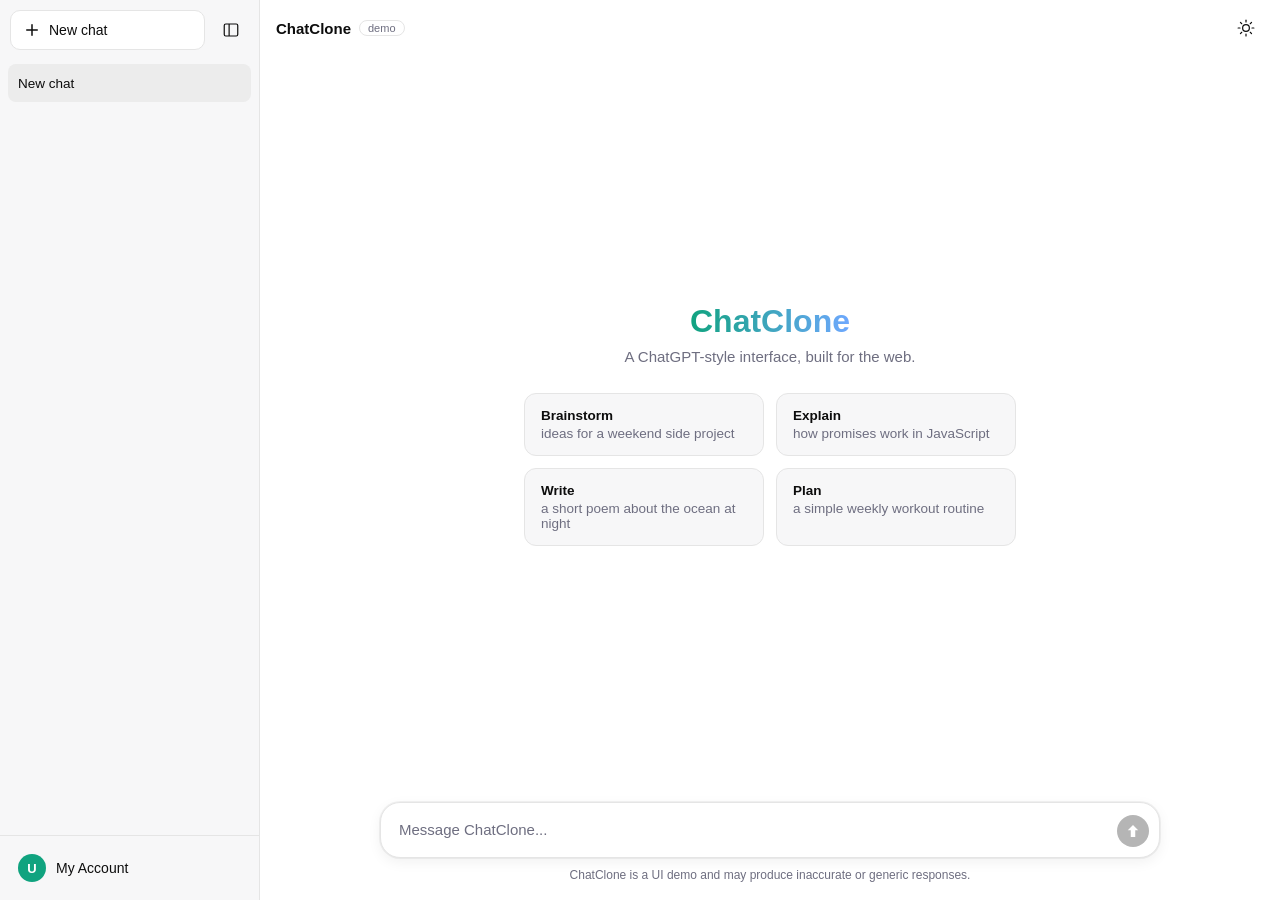
<file: index.html>
<!DOCTYPE html>
<html lang="en">
<head>
<meta charset="UTF-8" />
<meta name="viewport" content="width=device-width, initial-scale=1.0" />
<title>ChatClone</title>
<meta name="description" content="A ChatGPT-style AI chat interface clone." />
<link rel="stylesheet" href="style.css" />
</head>
<body>
  <div class="app">
    <!-- Sidebar -->
    <aside class="sidebar" id="sidebar">
      <div class="sidebar-top">
        <button class="new-chat-btn" id="newChatBtn">
          <svg viewBox="0 0 24 24" width="18" height="18"><path fill="currentColor" d="M12 5v14M5 12h14" stroke="currentColor" stroke-width="2" stroke-linecap="round"/></svg>
          New chat
        </button>
        <button class="icon-btn sidebar-toggle" id="sidebarToggle" title="Toggle sidebar">
          <svg viewBox="0 0 24 24" width="18" height="18"><rect x="3" y="4" width="18" height="16" rx="2" stroke="currentColor" stroke-width="1.6" fill="none"/><line x1="9.5" y1="4" x2="9.5" y2="20" stroke="currentColor" stroke-width="1.6"/></svg>
        </button>
      </div>

      <div class="chat-list" id="chatList"></div>

      <div class="sidebar-bottom">
        <div class="user-chip">
          <div class="avatar">U</div>
          <span>My Account</span>
        </div>
      </div>
    </aside>

    <!-- Main -->
    <main class="main">
      <header class="topbar">
        <button class="icon-btn mobile-only" id="mobileSidebarBtn" title="Menu">
          <svg viewBox="0 0 24 24" width="20" height="20"><line x1="3" y1="6" x2="21" y2="6" stroke="currentColor" stroke-width="2" stroke-linecap="round"/><line x1="3" y1="12" x2="21" y2="12" stroke="currentColor" stroke-width="2" stroke-linecap="round"/><line x1="3" y1="18" x2="21" y2="18" stroke="currentColor" stroke-width="2" stroke-linecap="round"/></svg>
        </button>
        <div class="model-name">ChatClone <span class="badge">demo</span></div>
        <button class="icon-btn theme-toggle" id="themeToggle" title="Toggle theme">
          <svg viewBox="0 0 24 24" width="18" height="18"><circle cx="12" cy="12" r="4.5" fill="none" stroke="currentColor" stroke-width="1.6"/><g stroke="currentColor" stroke-width="1.6" stroke-linecap="round"><line x1="12" y1="1.5" x2="12" y2="4"/><line x1="12" y1="20" x2="12" y2="22.5"/><line x1="1.5" y1="12" x2="4" y2="12"/><line x1="20" y1="12" x2="22.5" y2="12"/><line x1="4.6" y1="4.6" x2="6.3" y2="6.3"/><line x1="17.7" y1="17.7" x2="19.4" y2="19.4"/><line x1="4.6" y1="19.4" x2="6.3" y2="17.7"/><line x1="17.7" y1="6.3" x2="19.4" y2="4.6"/></g></svg>
        </button>
      </header>

      <div class="chat-area" id="chatArea">
        <div class="welcome" id="welcome">
          <h1>ChatClone</h1>
          <p class="sub">A ChatGPT-style interface, built for the web.</p>
          <div class="suggestions" id="suggestions">
            <button class="suggestion-card" data-prompt="Give me 5 ideas for a weekend side project">
              <strong>Brainstorm</strong>
              <span>ideas for a weekend side project</span>
            </button>
            <button class="suggestion-card" data-prompt="Explain how promises work in JavaScript, simply">
              <strong>Explain</strong>
              <span>how promises work in JavaScript</span>
            </button>
            <button class="suggestion-card" data-prompt="Write a short poem about the ocean at night">
              <strong>Write</strong>
              <span>a short poem about the ocean at night</span>
            </button>
            <button class="suggestion-card" data-prompt="Help me plan a simple weekly workout routine">
              <strong>Plan</strong>
              <span>a simple weekly workout routine</span>
            </button>
          </div>
        </div>
        <div class="messages" id="messages"></div>
      </div>

      <div class="composer-wrap">
        <form class="composer" id="composerForm">
          <textarea
            id="promptInput"
            class="composer-input"
            placeholder="Message ChatClone..."
            rows="1"
            autofocus
          ></textarea>
          <button type="submit" class="send-btn" id="sendBtn" disabled title="Send">
            <svg viewBox="0 0 24 24" width="18" height="18"><path fill="currentColor" d="M12 4l7 7h-4v9h-6v-9H5z"/></svg>
          </button>
        </form>
        <p class="disclaimer">ChatClone is a UI demo and may produce inaccurate or generic responses.</p>
      </div>
    </main>
  </div>

  <script src="script.js"></script>
</body>
</html>
</file>
<file: style.css>
:root {
  --bg: #ffffff;
  --bg-secondary: #f7f7f8;
  --sidebar-bg: #f7f7f8;
  --text: #0d0d0d;
  --text-secondary: #6e6e80;
  --border: #e5e5e5;
  --hover: #ececec;
  --accent: #10a37f;
  --accent-hover: #0e8f6f;
  --bubble-user: #f4f4f4;
  --bubble-bot: transparent;
  --input-bg: #ffffff;
  --shadow: 0 0 0 1px rgba(0,0,0,0.05), 0 4px 14px rgba(0,0,0,0.06);
}

[data-theme="dark"] {
  --bg: #212121;
  --bg-secondary: #171717;
  --sidebar-bg: #171717;
  --text: #ececec;
  --text-secondary: #9b9b9b;
  --border: #2f2f2f;
  --hover: #2a2a2a;
  --accent: #10a37f;
  --accent-hover: #17b48d;
  --bubble-user: #2f2f2f;
  --bubble-bot: transparent;
  --input-bg: #2f2f2f;
  --shadow: 0 0 0 1px rgba(255,255,255,0.05), 0 4px 14px rgba(0,0,0,0.3);
}

* { box-sizing: border-box; }

html, body {
  height: 100%;
  margin: 0;
  padding: 0;
}

body {
  font-family: -apple-system, BlinkMacSystemFont, "Segoe UI", Roboto, Helvetica, Arial, sans-serif;
  background: var(--bg);
  color: var(--text);
  transition: background 0.2s ease, color 0.2s ease;
}

.app {
  display: flex;
  height: 100vh;
  overflow: hidden;
}

/* Sidebar */
.sidebar {
  width: 260px;
  min-width: 260px;
  background: var(--sidebar-bg);
  border-right: 1px solid var(--border);
  display: flex;
  flex-direction: column;
  transition: margin-left 0.2s ease;
}

.sidebar.collapsed {
  margin-left: -260px;
}

.sidebar-top {
  display: flex;
  align-items: center;
  gap: 8px;
  padding: 10px;
}

.new-chat-btn {
  flex: 1;
  display: flex;
  align-items: center;
  gap: 8px;
  padding: 10px 12px;
  border-radius: 10px;
  border: 1px solid var(--border);
  background: var(--bg);
  color: var(--text);
  font-size: 14px;
  cursor: pointer;
  transition: background 0.15s ease;
}

.new-chat-btn:hover { background: var(--hover); }

.icon-btn {
  display: flex;
  align-items: center;
  justify-content: center;
  width: 36px;
  height: 36px;
  border-radius: 8px;
  border: none;
  background: transparent;
  color: var(--text);
  cursor: pointer;
  flex-shrink: 0;
}

.icon-btn:hover { background: var(--hover); }

.chat-list {
  flex: 1;
  overflow-y: auto;
  padding: 4px 8px;
  display: flex;
  flex-direction: column;
  gap: 2px;
}

.chat-item {
  display: flex;
  align-items: center;
  justify-content: space-between;
  gap: 6px;
  padding: 9px 10px;
  border-radius: 8px;
  cursor: pointer;
  font-size: 13.5px;
  color: var(--text);
  white-space: nowrap;
  overflow: hidden;
  text-overflow: ellipsis;
}

.chat-item:hover { background: var(--hover); }
.chat-item.active { background: var(--hover); }

.chat-item-title {
  overflow: hidden;
  text-overflow: ellipsis;
  white-space: nowrap;
  flex: 1;
}

.chat-item-delete {
  opacity: 0;
  background: none;
  border: none;
  color: var(--text-secondary);
  cursor: pointer;
  font-size: 14px;
  padding: 2px 4px;
  border-radius: 4px;
}

.chat-item:hover .chat-item-delete { opacity: 1; }
.chat-item-delete:hover { color: #e5484d; }

.sidebar-bottom {
  padding: 10px;
  border-top: 1px solid var(--border);
}

.user-chip {
  display: flex;
  align-items: center;
  gap: 10px;
  padding: 8px;
  border-radius: 8px;
  cursor: default;
  font-size: 14px;
}

.user-chip:hover { background: var(--hover); }

.avatar {
  width: 28px;
  height: 28px;
  border-radius: 50%;
  background: var(--accent);
  color: white;
  display: flex;
  align-items: center;
  justify-content: center;
  font-size: 13px;
  font-weight: 600;
  flex-shrink: 0;
}

/* Main */
.main {
  flex: 1;
  display: flex;
  flex-direction: column;
  min-width: 0;
  background: var(--bg);
}

.topbar {
  display: flex;
  align-items: center;
  gap: 10px;
  padding: 10px 16px;
  border-bottom: 1px solid transparent;
}

.mobile-only { display: none; }

.model-name {
  font-weight: 600;
  font-size: 15px;
  display: flex;
  align-items: center;
  gap: 8px;
}

.badge {
  font-size: 11px;
  font-weight: 500;
  color: var(--text-secondary);
  border: 1px solid var(--border);
  padding: 1px 8px;
  border-radius: 20px;
}

.theme-toggle { margin-left: auto; }

.chat-area {
  flex: 1;
  overflow-y: auto;
  display: flex;
  flex-direction: column;
}

.welcome {
  flex: 1;
  display: flex;
  flex-direction: column;
  align-items: center;
  justify-content: center;
  text-align: center;
  padding: 24px;
}

.welcome h1 {
  font-size: 32px;
  margin: 0 0 8px;
  background: linear-gradient(90deg, var(--accent), #6ea8fe);
  -webkit-background-clip: text;
  background-clip: text;
  color: transparent;
}

.welcome .sub {
  color: var(--text-secondary);
  margin: 0 0 28px;
  font-size: 15px;
}

.suggestions {
  display: grid;
  grid-template-columns: repeat(2, minmax(200px, 240px));
  gap: 12px;
}

.suggestion-card {
  text-align: left;
  padding: 14px 16px;
  border-radius: 12px;
  border: 1px solid var(--border);
  background: var(--bg-secondary);
  color: var(--text);
  cursor: pointer;
  display: flex;
  flex-direction: column;
  gap: 3px;
  font-size: 13.5px;
  transition: background 0.15s ease;
}

.suggestion-card:hover { background: var(--hover); }
.suggestion-card strong { font-size: 13.5px; }
.suggestion-card span { color: var(--text-secondary); font-weight: 400; }

.messages {
  display: flex;
  flex-direction: column;
  width: 100%;
  max-width: 780px;
  margin: 0 auto;
  padding: 16px 16px 40px;
}

.message {
  display: flex;
  gap: 14px;
  padding: 18px 4px;
  align-items: flex-start;
}

.message .avatar {
  margin-top: 2px;
}

.message.user .avatar {
  background: #6e6e80;
}

.message-body {
  flex: 1;
  min-width: 0;
}

.message-role {
  font-size: 13px;
  font-weight: 600;
  margin-bottom: 4px;
  color: var(--text-secondary);
}

.message-content {
  font-size: 15.5px;
  line-height: 1.65;
  white-space: pre-wrap;
  word-wrap: break-word;
}

.message-content code {
  background: var(--bg-secondary);
  padding: 2px 6px;
  border-radius: 4px;
  font-size: 13.5px;
  font-family: "SF Mono", Menlo, Consolas, monospace;
}

.message-content pre {
  background: var(--bg-secondary);
  padding: 12px 14px;
  border-radius: 8px;
  overflow-x: auto;
  border: 1px solid var(--border);
}

.message-content pre code {
  background: none;
  padding: 0;
}

.typing-dots {
  display: flex;
  gap: 4px;
  padding: 6px 0;
}

.typing-dots span {
  width: 7px;
  height: 7px;
  border-radius: 50%;
  background: var(--text-secondary);
  animation: bounce 1.2s infinite ease-in-out;
}

.typing-dots span:nth-child(2) { animation-delay: 0.15s; }
.typing-dots span:nth-child(3) { animation-delay: 0.3s; }

@keyframes bounce {
  0%, 60%, 100% { transform: translateY(0); opacity: 0.5; }
  30% { transform: translateY(-4px); opacity: 1; }
}

/* Composer */
.composer-wrap {
  padding: 10px 16px 18px;
  background: var(--bg);
}

.composer {
  max-width: 780px;
  margin: 0 auto;
  display: flex;
  align-items: flex-end;
  gap: 8px;
  background: var(--input-bg);
  border: 1px solid var(--border);
  border-radius: 20px;
  padding: 10px 10px 10px 18px;
  box-shadow: var(--shadow);
}

.composer-input {
  flex: 1;
  border: none;
  outline: none;
  background: transparent;
  color: var(--text);
  font-size: 15px;
  font-family: inherit;
  resize: none;
  max-height: 200px;
  line-height: 1.5;
  padding: 6px 0;
}

.composer-input::placeholder { color: var(--text-secondary); }

.send-btn {
  width: 32px;
  height: 32px;
  border-radius: 50%;
  border: none;
  background: var(--text);
  color: var(--bg);
  display: flex;
  align-items: center;
  justify-content: center;
  cursor: pointer;
  flex-shrink: 0;
  transition: opacity 0.15s ease;
}

.send-btn:disabled {
  opacity: 0.3;
  cursor: default;
}

.disclaimer {
  text-align: center;
  font-size: 12px;
  color: var(--text-secondary);
  margin: 10px 0 0;
}

/* Scrollbars */
.chat-list::-webkit-scrollbar, .chat-area::-webkit-scrollbar { width: 8px; }
.chat-list::-webkit-scrollbar-thumb, .chat-area::-webkit-scrollbar-thumb {
  background: var(--border);
  border-radius: 8px;
}

/* Responsive */
@media (max-width: 820px) {
  .sidebar {
    position: fixed;
    z-index: 20;
    height: 100vh;
    margin-left: -260px;
    box-shadow: 4px 0 20px rgba(0,0,0,0.2);
  }
  .sidebar.mobile-open {
    margin-left: 0;
  }
  .sidebar-toggle { display: none; }
  .mobile-only { display: flex; }
  .suggestions {
    grid-template-columns: 1fr;
  }
}
</file>
